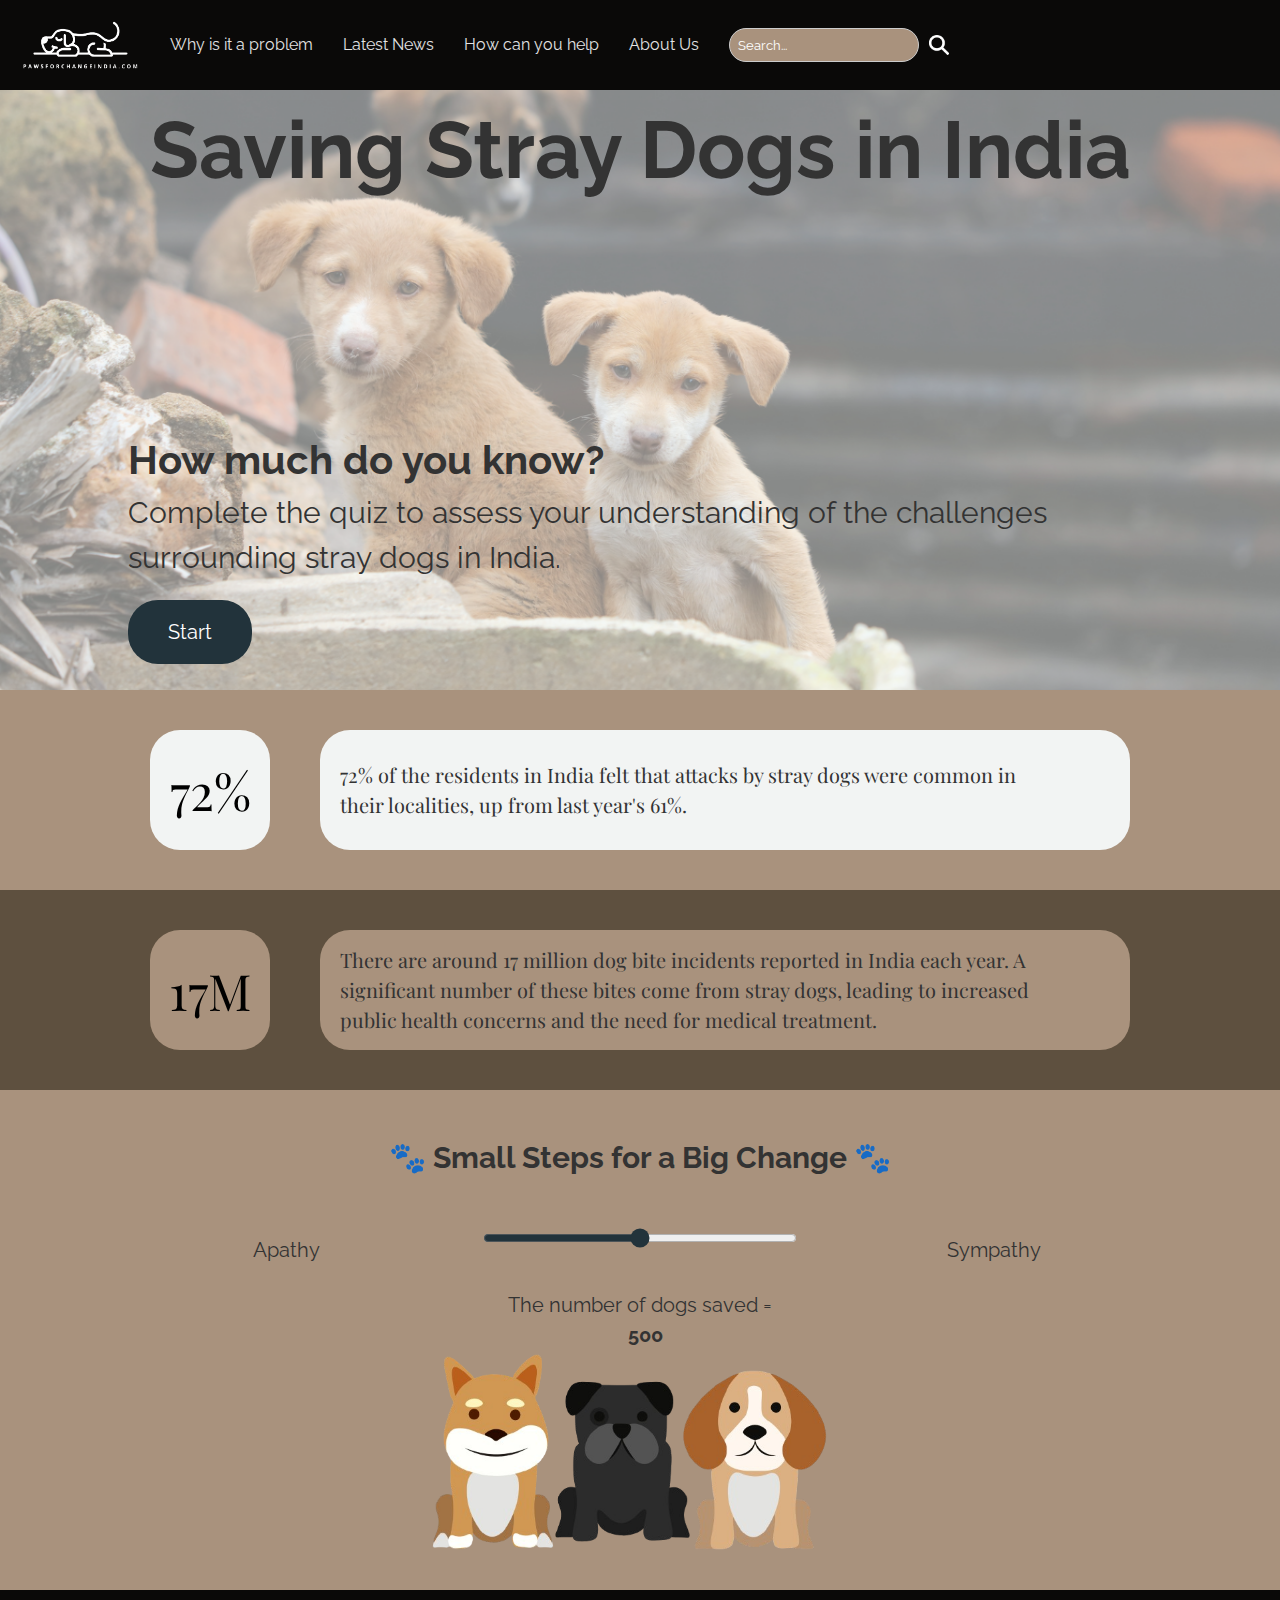
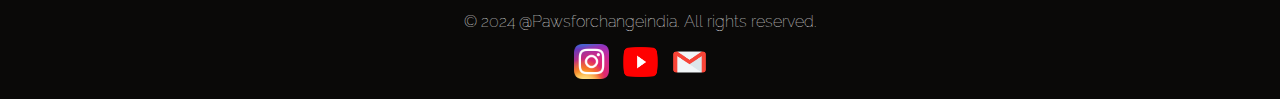
<file: index.html>
<!DOCTYPE html>
<html lang="en">
<head>
    <meta charset="UTF-8">
    <meta name="viewport" content="width=device-width, initial-scale=1.0">
    <meta name="description" content="Learn about the issues surrounding stray dogs in India and how you can help.">
    <title>Saving Stray Dogs in India</title>

    <link rel="preconnect" href="https://fonts.googleapis.com">
    <link rel="preconnect" href="https://fonts.gstatic.com" crossorigin>
    <link href="https://fonts.googleapis.com/css2?family=Playfair+Display:ital,wght@0,400..900;1,400..900&family=Raleway:ital,wght@0,100..900;1,100..900&display=swap" rel="stylesheet">
    <link rel="stylesheet" href="styles.css">
</head>
<body>

    <header>
        <nav>
            <ul>
                <li><a href="index.html"><img src="image/logo.png" alt="Paws for Change Logo" height="50" width="120"></a></li>
                <li><a href="problem.html">Why is it a problem</a></li>
                <li><a href="news.html">Latest News</a></li>
                <li><a href="help.html">How can you help</a></li>
                <li><a href="aboutus.html">About Us</a></li>
                <li id="searchFormContainer">
                    <form id="searchForm" action="#" method="GET">
                        <input type="text" id="searchInput" name="search" placeholder="Search...">
                        <button type="submit" class="icon-button">
                            <img src="image/search.png" alt="Search Icon" width="20" height="20">
                        </button>
                    </form>
                </li>
            </ul>
        </nav>
    </header>

    <main>
        <div class="quiz">
            <div id="underline">
                <h1 class="hover-underline-animation">Saving Stray Dogs in India</h1>
            </div>
            <h2>How much do you know?</h2>
            <p>Complete the quiz to assess your understanding of the challenges surrounding stray dogs in India.</p>
            <a href="https://take.quiz-maker.com/Q656VHA5Q" target="_blank">
                <button type="button" class="myButton">Start</button>
            </a>
        </div>
        <div id="secondpart1" class="parallel">
            <div id="data11">
                <button>72%</button>
            </div>
            <div id="data12">
                <p>72% of the residents in India felt that attacks by stray dogs were common in their localities, up from last year's 61%.</p>
            </div>
        </div>
        <div id="secondpart2" class="parallel">
            <div id="data21">
                <button>17M</button>
            </div>
            <div id="data22">
                <p>There are around 17 million dog bite incidents reported in India each year. A significant number of these bites come from stray dogs, leading to increased public health concerns and the need for medical treatment.</p>
            </div>
        </div>
        <div id="thirdpart">
            <p class="center-text">🐾  Small Steps for a Big Change  🐾</p>
            <div id="change" class="parallel">
                <p id="p1">Apathy</p>
                <input type="range" id="slider" min="0" max="1000" value="500">
                <p id="p2">Sympathy</p>
            </div>
            <div id="thirdtext" class="parallel">
                <p>The number of dogs saved = <span id="sliderValue">50</span></p>
            </div>            
            <div id="canva"><img src="image/index/canva.png"></div>
        </div>
    </main>
    
    <footer>
        <h3>&copy; 2024 @Pawsforchangeindia. All rights reserved.</h3>
        <div>
            <ul>
                <li><a href="https://www.instagram.com/accounts/login/" target="_blank"><img src="image/insta.png" alt="Instagram" width="35" height="35"></a></li>
                <li><a href="https://www.youtube.com/" target="_blank"><img src="image/youtube.png" alt="YouTube" width="35" height="30"></a></li>
                <li><a href="https://mail.google.com/mail/u/0/" target="_blank"><img src="image/email.webp" alt="Email" width="35" height="30"></a></li>
            </ul>
        </div>
    </footer>

    <script src="script.js"></script>
</body>
</html>
</file>
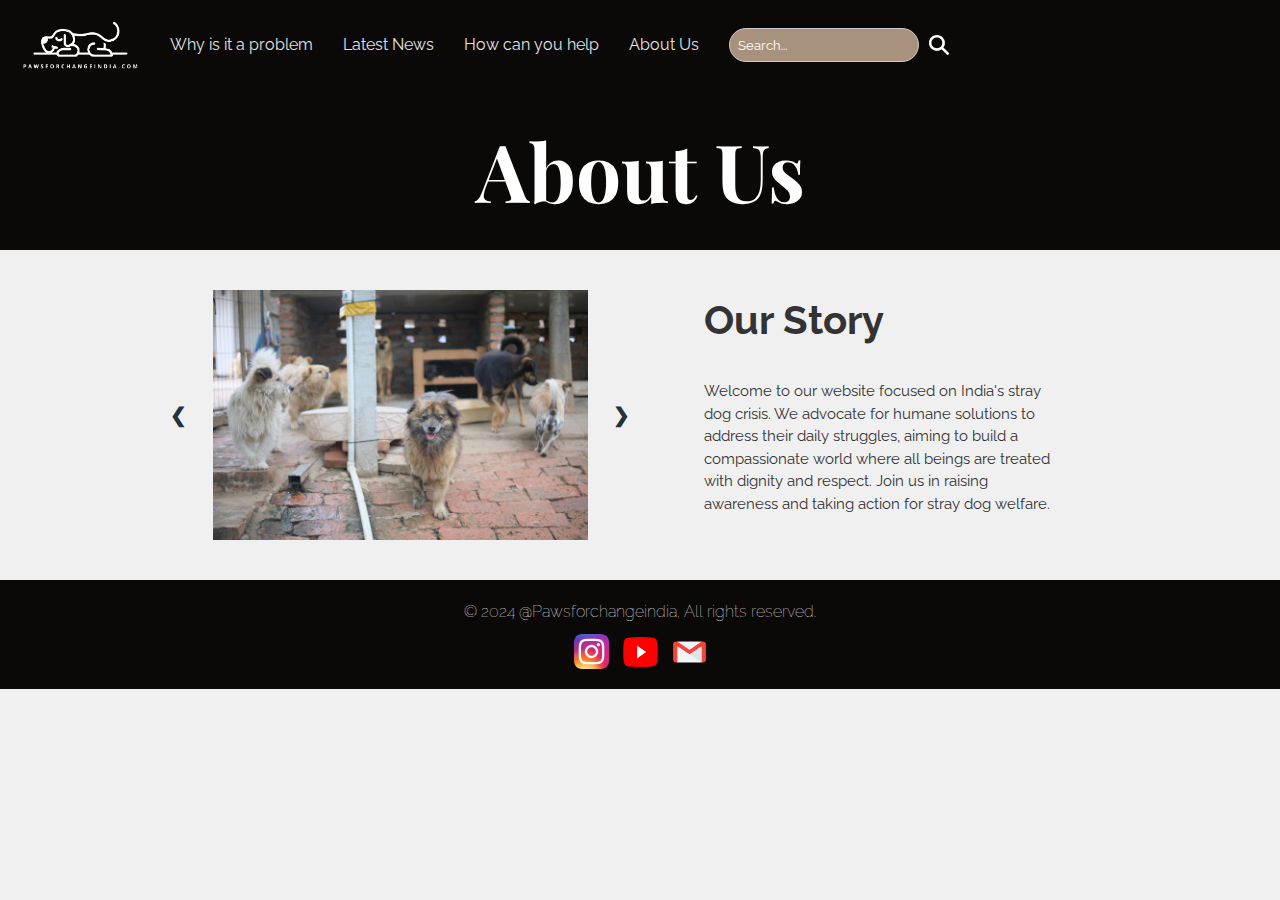
<file: aboutus.html>
<!DOCTYPE html>
<html lang="en">
<head>
    <meta charset="UTF-8">
    <meta name="viewport" content="width=device-width, initial-scale=1.0">
    <title>My Website</title>
    
    <link rel="preconnect" href="https://fonts.googleapis.com">
    <link rel="preconnect" href="https://fonts.gstatic.com" crossorigin>
    <link href="https://fonts.googleapis.com/css2?family=Playfair+Display:ital,wght@0,400..900;1,400..900&family=Raleway:ital,wght@0,100..900;1,100..900&display=swap" rel="stylesheet">
    
    <link rel="stylesheet" href="styles.css">
    
    <style>
  
    .container {
      display: flex;
      justify-content: space-between;
      margin: 20px auto;
      padding: 0 20px;
      max-width: 1000px;
      position: relative;
    }
  
    .about-paragraph {
      flex: 1;
      padding: 20px;
      box-sizing: border-box;
    }
    
    .about-paragraph p {
      margin: 0;
      margin-top: 30px;
      font-size: 15px;
    }
    
    .slideshow-container {
      position: relative;
      margin-top: 20px;
      overflow: hidden;
      width: 50%;
      margin-bottom: 20px;
      margin-top: 20px;
    }
    
    .mySlides {
      display: none;
      width: 100%;
      height: 250px;
    }
    
    .slideshow-container img {
      width: 100%;
      height: 100%;
      object-fit: contain;
    }
  
    .prev, .next {
      cursor: pointer;
      position: absolute;
      top: 50%;
      padding: 10px;
      color: #22333b;
      font-weight: bold;
      font-size: 20px;
      transition: 0.6s ease;
      border-radius: 3px;
    }
    
    .prev {
      left: 0;
      transform: translateY(-50%);
    }
    
    .next {
      right: 0;
      transform: translateY(-50%);
    }
    
    .prev:hover, .next:hover {
      color: #a9927d;
    }

    </style>
</head>
<body>

  <header>
    <nav>
        <ul>
            <li><a href="index.html"><img src="image/logo.png" alt="Paws for Change Logo" height="50" width="120"></a></li>
            <li><a href="problem.html">Why is it a problem</a></li>
            <li><a href="news.html">Latest News</a></li>
            <li><a href="help.html">How can you help</a></li>
            <li><a href="aboutus.html">About Us</a></li>
            <li id="searchFormContainer">
                <form id="searchForm" action="#" method="GET">
                    <input type="text" id="searchInput" name="search" placeholder="Search...">
                    <button type="submit" class="icon-button">
                        <img src="image/search.png" alt="Search Icon" width="20" height="20">
                    </button>
                </form>
            </li>
        </ul>
    </nav>
</header>

<main>
    <header>
        <h1>About Us</h1>
    </header>
    <div class="container">
        <div class="slideshow-container">
            <div class="mySlides fade">
                <img src="image/aboutus/help1.png" alt="">
            </div>
            <div class="mySlides fade">
                <img src="image/aboutus/help2.png" alt="">
            </div>
            <div class="mySlides fade">
                <img src="image/aboutus/help3.png" alt="">
            </div>
            <a class="prev" onclick="plusSlides(-1)">&#10094;</a>
            <a class="next" onclick="plusSlides(1)">&#10095;</a>
        </div>
        <br>
        <div style="text-align:center">
            <span class="dot" onclick="currentSlide(1)"></span>
            <span class="dot" onclick="currentSlide(2)"></span>
            <span class="dot" onclick="currentSlide(3)"></span>
        </div>
        <div class="about-paragraph">
            <h2>Our Story</h2>
            <p>Welcome to our website focused on India's stray dog crisis. We advocate for humane solutions to address their daily struggles, aiming to build a compassionate world where all beings are treated with dignity and respect. Join us in raising awareness and taking action for stray dog welfare.</p>
        </div>
      </div>
</main>
<script>
  let slideIndex = 1;
  showSlides(slideIndex);

  function plusSlides(n) {
    showSlides(slideIndex += n);
  }

  function currentSlide(n) {
    showSlides(slideIndex = n);
  }

  function showSlides(n) {
    let i;
    let slides = document.getElementsByClassName("mySlides");
    let dots = document.getElementsByClassName("dot");
    if (n > slides.length) {slideIndex = 1}
    if (n < 1) {slideIndex = slides.length}
    for (i = 0; i < slides.length; i++) {
      slides[i].style.display = "none";
    }
    for (i = 0; i < dots.length; i++) {
      dots[i].className = dots[i].className.replace(" active", "");
    }
    slides[slideIndex-1].style.display = "block";
    dots[slideIndex-1].className += " active";
  }
</script>

<footer>
  <h3>&copy; 2024 @Pawsforchangeindia. All rights reserved.</h3>
  <div>
      <ul>
          <li><a href="https://www.instagram.com/accounts/login/" target="_blank"><img src="image/insta.png" alt="Instagram" width="35" height="35"></a></li>
          <li><a href="https://www.youtube.com/" target="_blank"><img src="image/youtube.png" alt="YouTube" width="35" height="30"></a></li>
          <li><a href="https://mail.google.com/mail/u/0/" target="_blank"><img src="image/email.webp" alt="Email" width="35" height="30"></a></li>
      </ul>
  </div>
</footer>
</body>
</html>
</file>
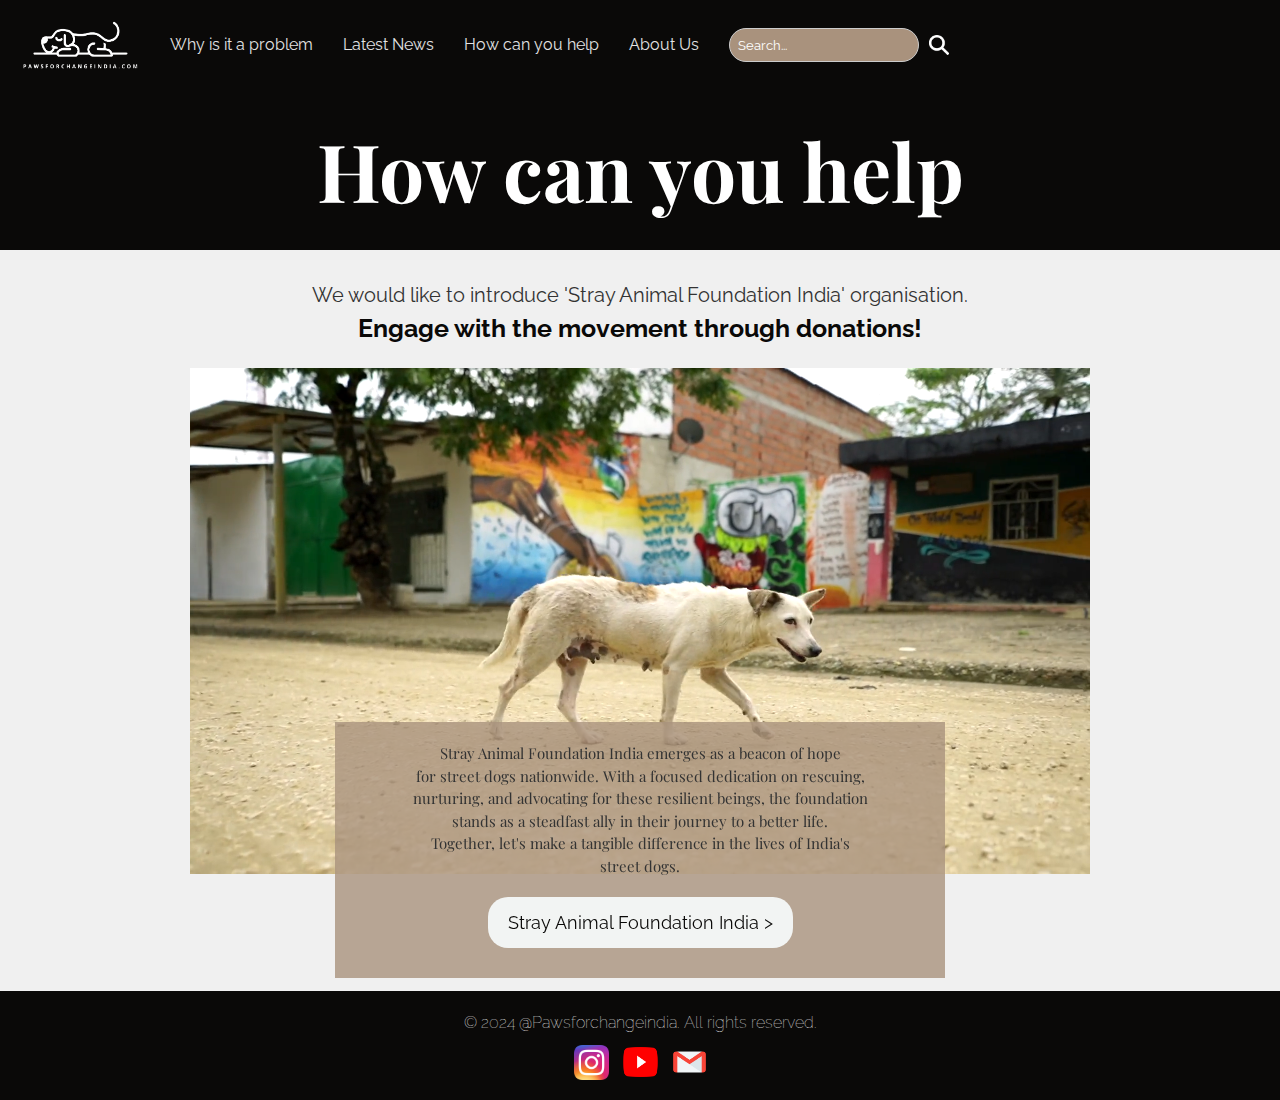
<file: help.html>
<!DOCTYPE html>
<html lang="en">
<head>
    <meta charset="UTF-8">
    <meta name="viewport" content="width=device-width, initial-scale=1.0">
    <link rel="preconnect" href="https://fonts.googleapis.com">
    <link rel="preconnect" href="https://fonts.gstatic.com" crossorigin>
    <link href="https://fonts.googleapis.com/css2?family=Playfair+Display:ital,wght@0,400..900;1,400..900&family=Raleway:ital,wght@0,100..900;1,100..900&display=swap" rel="stylesheet">

    <style>
* {
  box-sizing: border-box;
  margin: 0;
  padding: 0;
}

body {
  background-color: #f8f9fa; 
}

#help {
  display: flex;
  flex-direction: column;
  align-items: center;
  text-align: center;
  position: relative;
  margin:30px;
}

video {
  width: 900px;
  height: 506px;
  z-index: 1;
  margin-top:20px;
  margin-bottom: 80px;
}

#help button {
  margin-top: 20px;
  margin-bottom: 10px;
  font-size: 18px;
  border-radius: 20px;
  border: none;
  cursor: pointer;
  padding: 15px 20px;
  background-color: #f2f4f3;
  transition-duration: 0.4s;
}

#help button:hover {
  opacity: 0.7;
}

#help p {
  font-size:20px;
}

#help h5 {
  font-size:25px;
}

#explanation p {
  font-size: 15px;
  line-height: 1.5;
  font-family: 'Playfair Display', serif;
}

a {
  text-decoration: none;
  color: #0a0908;
}

#help h5:hover {
  color:#535353;
}

#explanation {
  background-color: rgba(169, 146, 125, 0.8);
  align-items: center;
  padding: 20px;
  position: absolute; 
  top: 65%; 
  z-index: 2;
  width: 50%;
  text-align: center;
}

    </style>
    <title>My Website</title>
    <link rel="stylesheet" href="styles.css">
</head>
<body>
  <header>
    <nav>
        <ul>
            <li><a href="index.html"><img src="image/logo.png" alt="Paws for Change Logo" height="50" width="120"></a></li>
            <li><a href="problem.html">Why is it a problem</a></li>
            <li><a href="news.html">Latest News</a></li>
            <li><a href="help.html">How can you help</a></li>
            <li><a href="aboutus.html">About Us</a></li>
            <li id="searchFormContainer">
                <form id="searchForm" action="#" method="GET">
                    <input type="text" id="searchInput" name="search" placeholder="Search...">
                    <button type="submit" class="icon-button">
                        <img src="image/search.png" alt="Search Icon" width="20" height="20">
                    </button>
                </form>
            </li>
        </ul>
    </nav>
</header>

    <main>
        <header>
            <h1>How can you help</h1>
        </header>
        <div id="help" class="help">
          <p>We would like to introduce 'Stray Animal Foundation India' organisation.</p>
          <a href="https://strayanimalfoundationindia.org/" target="_blank">
              <h5>Engage with the movement through donations!</h5>
            </a>
          <div id="video">
            <video autoplay loop muted>
                <source src="image/help/streetvideo.mp4" type="video/mp4">
            </video>
        </div>
            <div id="explanation">
                <p>Stray Animal Foundation India emerges as a beacon of hope</p>
                <p>for street dogs nationwide. With a focused dedication on rescuing,</p>
                <p>nurturing, and advocating for these resilient beings, the foundation stands as a steadfast ally in their journey to a better life.</p>
                <p>Together, let's make a tangible difference in the lives of India's street dogs.</p>
                <button id="donation" type="button">
                    <a href="https://strayanimalfoundationindia.org/" target="_blank">Stray Animal Foundation India ></a>
                </button>
            </div>
        </div>
    </main>

    <footer>
      <h3>&copy; 2024 @Pawsforchangeindia. All rights reserved.</h3>
      <div>
          <ul>
              <li><a href="https://www.instagram.com/accounts/login/" target="_blank"><img src="image/insta.png" alt="Instagram" width="35" height="35"></a></li>
              <li><a href="https://www.youtube.com/" target="_blank"><img src="image/youtube.png" alt="YouTube" width="35" height="30"></a></li>
              <li><a href="https://mail.google.com/mail/u/0/" target="_blank"><img src="image/email.webp" alt="Email" width="35" height="30"></a></li>
          </ul>
      </div>
  </footer>
</body>
</html>
</file>
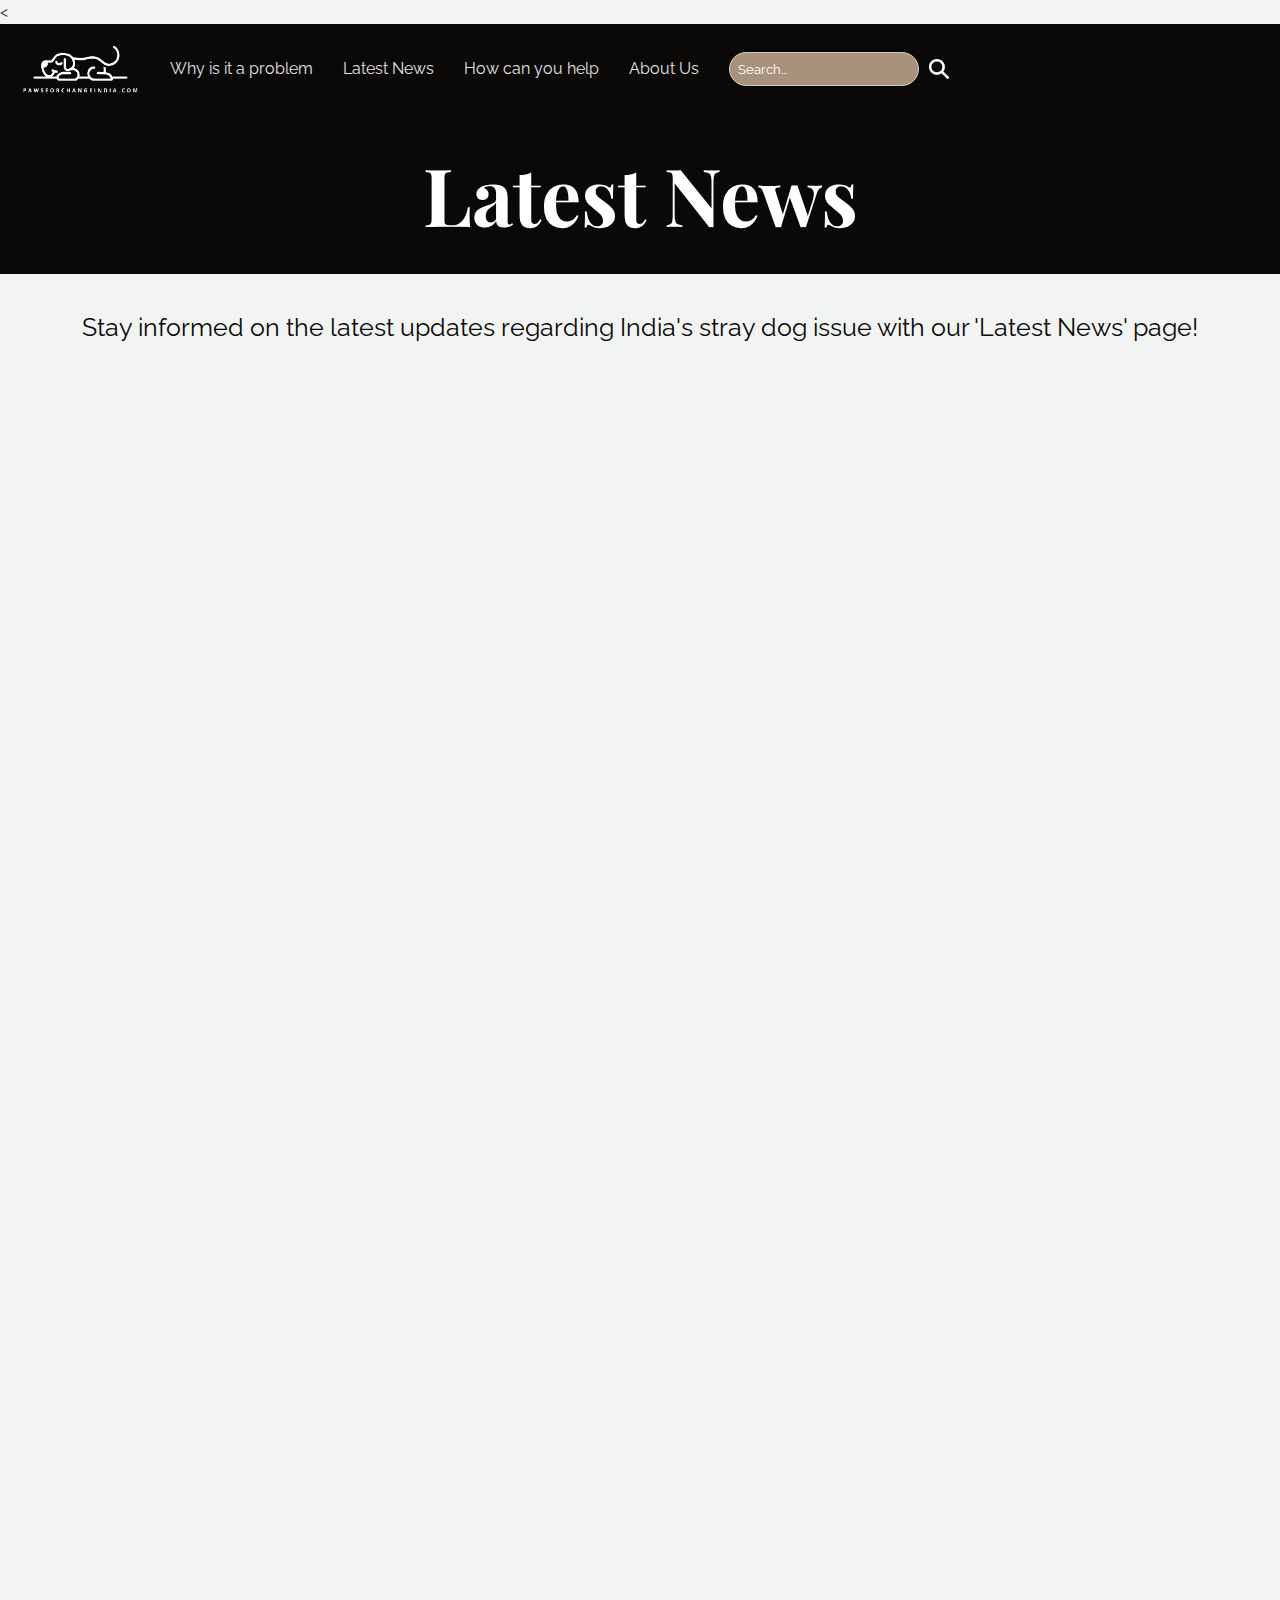
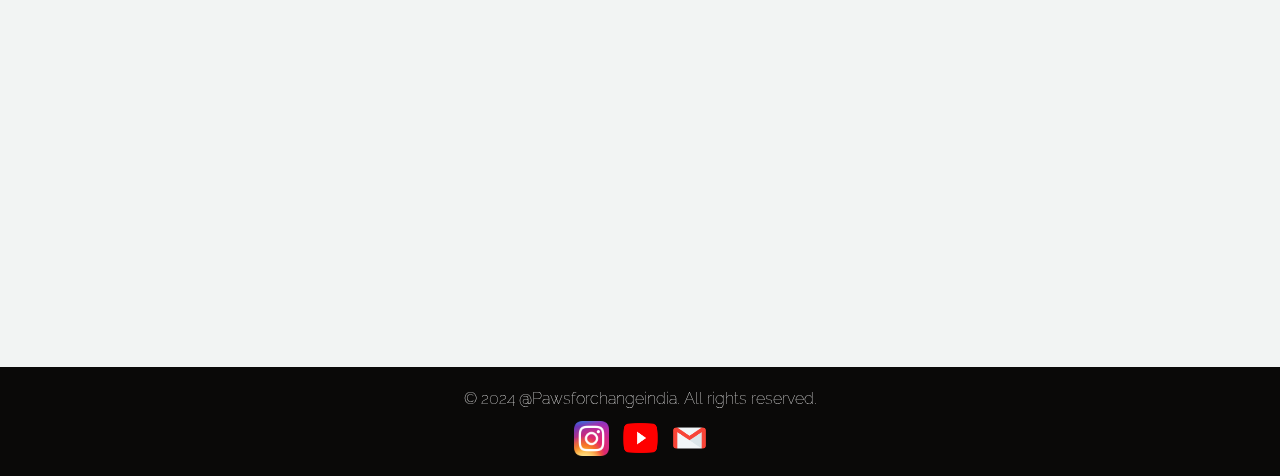
<file: news.html>
<!DOCTYPE html>
<html lang="en">
<head>
    <meta charset="UTF-8">
    <meta name="viewport" content="width=device-width, initial-scale=1.0">
    <title>My Website</title>

    <link rel="preconnect" href="https://fonts.googleapis.com">
    <link rel="preconnect" href="https://fonts.gstatic.com" crossorigin>
    <link href="https://fonts.googleapis.com/css2?family=Playfair+Display:ital,wght@0,400..900;1,400..900&family=Raleway:ital,wght@0,100..900;1,100..900&display=swap" rel="stylesheet">
    
    
    <link rel="stylesheet" href="styles.css">

<style>
    body {
    background-color: #f2f4f3;
}

main p {
    font-size: 25px;
    margin-top:35px;
    color: #0a0908;
    text-align: center;
    padding: 0 50px;
}

#news {
    display: flex;
    margin: 50px;
    align-items: center;
}

#left,
#right {
    flex: 1;
    margin: 10px;
    height:1500px;
}

.flex-item {
    display: flex;
    flex-direction: column;
}

.article {
    flex: 1;
    margin-bottom: 20px;
}

iframe {
  margin-bottom: 30px;  
}

</style>
</head>
<body>

    <<header>
        <nav>
            <ul>
                <li><a href="index.html"><img src="image/logo.png" alt="Paws for Change Logo" height="50" width="120"></a></li>
                <li><a href="problem.html">Why is it a problem</a></li>
                <li><a href="news.html">Latest News</a></li>
                <li><a href="help.html">How can you help</a></li>
                <li><a href="aboutus.html">About Us</a></li>
                <li id="searchFormContainer">
                    <form id="searchForm" action="#" method="GET">
                        <input type="text" id="searchInput" name="search" placeholder="Search...">
                        <button type="submit" class="icon-button">
                            <img src="image/search.png" alt="Search Icon" width="20" height="20">
                        </button>
                    </form>
                </li>
            </ul>
        </nav>
    </header>

    <main>
        <header>
            <h1>Latest News</h1>
        </header>
        <p>Stay informed on the latest updates regarding India's stray dog issue with our 'Latest News' page!</p>
        <div id="news" class="flex-container">
            <div id="left" class="flex-item">
                <iframe height="100%" src="https://www.cbsnews.com/news/3-crocodiles-could-have-easily-devoured-a-stray-dog-in-their-river-they-pushed-it-to-safety-instead/" width="100%" height="600" frameborder="0" scrolling="auto"></iframe>
            </div>
            <div id="right" class="flex-item">
                <iframe id="youtubevideo" width="700" height="400" src="https://www.youtube.com/embed/aFrx1EwP2uE?si=w1Ko4X0_rPA92NC2" title="YouTube video player" frameborder="0" allow="accelerometer; autoplay; clipboard-write; encrypted-media; gyroscope; picture-in-picture; web-share" referrerpolicy="strict-origin-when-cross-origin" allowfullscreen></iframe>
                <iframe height="600px" src="https://www.nbcnews.com/news/world/new-delhi-g20-india-world-leaders-bulldozing-homes-dogs-monkeys-rcna103706" width="100%" height="600" frameborder="0" scrolling="auto"></iframe>
                <iframe height="600px" src="https://www.cbsnews.com/news/india-feral-dogs-kill-children-in-attacks-around-sitapur/" width="100%" height="600" frameborder="0" scrolling="auto"></iframe>
            </div>
        </div>
    </main>
    
    
    <footer>
        <h3>&copy; 2024 @Pawsforchangeindia. All rights reserved.</h3>
        <div>
            <ul>
                <li><a href="https://www.instagram.com/accounts/login/" target="_blank"><img src="image/insta.png" alt="Instagram" width="35" height="35"></a></li>
                <li><a href="https://www.youtube.com/" target="_blank"><img src="image/youtube.png" alt="YouTube" width="35" height="30"></a></li>
                <li><a href="https://mail.google.com/mail/u/0/" target="_blank"><img src="image/email.webp" alt="Email" width="35" height="30"></a></li>
            </ul>
        </div>
    </footer>

</body>
</html>
</file>
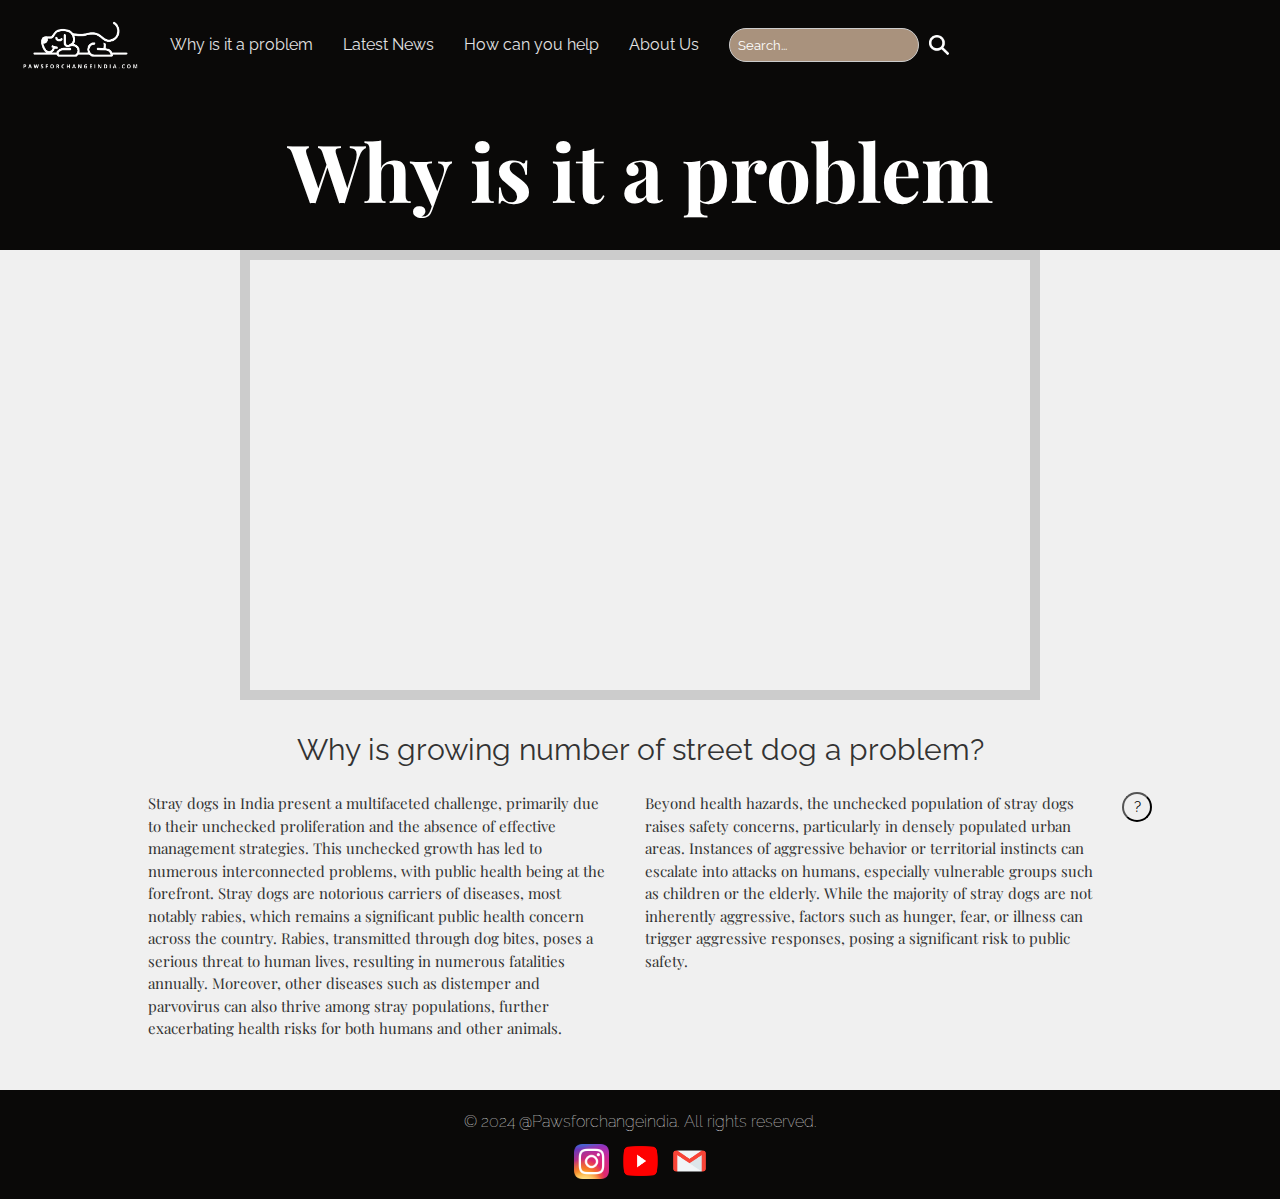
<file: problem.html>
<!DOCTYPE html>
<html lang="en">
<head>
    <meta charset="UTF-8">
    <meta name="viewport" content="width=device-width, initial-scale=1.0">
    <title>My Website</title>
    <link rel="preconnect" href="https://fonts.googleapis.com">
    <link rel="preconnect" href="https://fonts.gstatic.com" crossorigin>
    <link href="https://fonts.googleapis.com/css2?family=Playfair+Display:ital,wght@0,400..900;1,400..900&family=Raleway:ital,wght@0,100..900;1,100..900&display=swap" rel="stylesheet">
    <link rel="stylesheet" href="styles.css">
    <style>
        body {
            font-family: 'Raleway';
        }

        main p {
            text-align: center;
            margin-top: 20px;
        }

        .video-container {
            position: relative;
            width: 100%;
            max-width: 800px; 
            margin: 0 auto;
        }

        .video-container iframe {
            width: 800px; 
            height: 450px;
            border: 10px solid #ccc;
        }

        .explanation {
            display: flex;
            flex-wrap: wrap;
            margin-left: 10%;
            margin-right: 10%;
            margin-top: 20px;
            margin-bottom: 50px;
        }
        
        .column {
            flex: 1;
            padding: 0 20px;
        }

        h6 {
            font-size: 15px;
            font-weight: lighter;
            font-family: "Playfair Display", serif;
            font-style: light;
        }

        #myBtn {
            border-radius: 20px;
            height:30px;
            width:30px;
            cursor: pointer;
            font-size:15px;
        }

        #myBtn:hover {
            box-shadow: 0 12px 16px 0 rgba(0,0,0,0.2), 0 17px 50px 0 rgba(0,0,0,0.2);
        }

        .modal {
            display: none;
            position: fixed;
            z-index: 1;
            left: 0;
            top: 0;
            width: 100%;
            height: 100%;
            overflow: auto;
            background-color: rgba(0, 0, 0, 0.6);
        }

        .modal-content {
            background-color: #fefefe;
            margin: 15% auto;
            padding: 20px;
            border: 1px solid #888;
            width: 80%;
            max-width: 500px;
            border-radius: 10px;
            text-align: center;
        }

        .modal-content h2{
            font-size:20px;
            margin-bottom: 5px;
        }

        .modal-content p {
            font-size:15px
        }


        .close {
            color: #aaa;
            float: right;
            font-size: 28px;
            font-weight: bold;
            padding-right: 10px;
        }

        .close:hover,
        .close:focus {
            color: black;
            text-decoration: none;
            cursor: pointer;
        }
    </style>
</head>
<body>

    <header>
        <nav>
            <ul>
                <li><a href="index.html"><img src="image/logo.png" alt="Paws for Change Logo" height="50" width="120"></a></li>
                <li><a href="problem.html">Why is it a problem</a></li>
                <li><a href="news.html">Latest News</a></li>
                <li><a href="help.html">How can you help</a></li>
                <li><a href="aboutus.html">About Us</a></li>
                <li id="searchFormContainer">
                    <form id="searchForm" action="#" method="GET">
                        <input type="text" id="searchInput" name="search" placeholder="Search...">
                        <button type="submit" class="icon-button">
                            <img src="image/search.png" alt="Search Icon" width="20" height="20">
                        </button>
                    </form>
                </li>
            </ul>
        </nav>
    </header>
    <main>
        <header>
            <h1>Why is it a problem</h1>
        </header>
        <div class="video-container">
            <iframe src="https://www.youtube.com/embed/JkPFsSSLgGU?si=aDEKKGMQIsmBj9Um" title="YouTube video player" frameborder="0" allow="accelerometer; autoplay; clipboard-write; encrypted-media; gyroscope; picture-in-picture; web-share" referrerpolicy="strict-origin-when-cross-origin" allowfullscreen></iframe>
        </div>
        <p>Why is growing number of street dog a problem?</p>
        <div class="explanation">
            <div class="column">
                <h6>
                    Stray dogs in India present a multifaceted challenge, primarily due to their unchecked proliferation and the absence of effective management strategies. This unchecked growth has led to numerous interconnected problems, with public health being at the forefront. Stray dogs are notorious carriers of diseases, most notably rabies, which remains a significant public health concern across the country. Rabies, transmitted through dog bites, poses a serious threat to human lives, resulting in numerous fatalities annually. Moreover, other diseases such as distemper and parvovirus can also thrive among stray populations, further exacerbating health risks for both humans and other animals.
                </h6>
            </div>
            <div class="column">
                <h6>
                    Beyond health hazards, the unchecked population of stray dogs raises safety concerns, particularly in densely populated urban areas. Instances of aggressive behavior or territorial instincts can escalate into attacks on humans, especially vulnerable groups such as children or the elderly. While the majority of stray dogs are not inherently aggressive, factors such as hunger, fear, or illness can trigger aggressive responses, posing a significant risk to public safety.
                </h6>
            </div>
            <button id="myBtn">?</button>
        </div>
    </main>

    <div id="myModal" class="modal">

        <div class="modal-content">
            <span class="close">&times;</span>
            <h2>learn more about: Rabies</h2>
            <p>Rabies, a deadly viral disease transmitted through the bites of infected animals, is particularly concerning in regions with high populations of stray dogs. Stray dogs, often unvaccinated and free-roaming, significantly increase the risk of rabies transmission to humans and other animals. Effective management and vaccination of stray dogs are crucial to controlling the spread of rabies and protecting public health.</p>
        </div>

    </div>

    <footer>
        <h3>&copy; 2024 @Pawsforchangeindia. All rights reserved.</h3>
        <div>
            <ul>
                <li><a href="https://www.instagram.com/accounts/login/" target="_blank"><img src="image/insta.png" alt="Instagram" width="35" height="35"></a></li>
                <li><a href="https://www.youtube.com/" target="_blank"><img src="image/youtube.png" alt="YouTube" width="35" height="30"></a></li>
                <li><a href="https://mail.google.com/mail/u/0/" target="_blank"><img src="image/email.webp" alt="Email" width="35" height="30"></a></li>
            </ul>
        </div>
    </footer>

    <script>
        var modal = document.getElementById("myModal");

        var btn = document.getElementById("myBtn");

        var span = document.getElementsByClassName("close")[0];

        btn.onclick = function() {
            modal.style.display = "block";
        }

        span.onclick = function() {
            modal.style.display = "none";
        }

        window.onclick = function(event) {
            if (event.target == modal) {
                modal.style.display = "none";
            }
        }
    </script>
</body>
</html>
</file>
<file: styles.css>
:root {
    --primary-font: 'Raleway', sans-serif;
    --secondary-font: 'Playfair Display', serif;
    --primary-color: #0a0908;
    --secondary-color: #a9927d;
    --tertiary-color: #5e503f;
    --light-color: #f2f4f3;
    --text-color: #333;
    --hover-color: #e3e3e3;
}

* {
    margin: 0;
    padding: 0;
    box-sizing: border-box;
    font-family: var(--primary-font);
}

body {
    height: 100%;
    width: 100%;
    line-height: 1.5;
    background-color: #f0f0f0;
    color: var(--text-color);
}

header {
    background-color: var(--primary-color);
    color: #fff;
    padding: 20px;
}

header h1 {
    margin: 0;
    font-family: var(--secondary-font);
}

nav {
    height: 50px;
}

nav ul {
    list-style-type: none;
    display: flex;
    align-items: center;
}

nav ul li {
    margin-right: 30px;
}

nav ul li a {
    color: var(--hover-color);
    text-decoration: none;
}

nav ul li a:hover {
    color: #fff;
}

h1 {
    font-size: 5rem;
    text-align: center;
    margin-bottom: 13.75rem;
}

#underline {
    text-align: center;
}

.hover-underline-animation {
    display: inline-block;
    position: relative;
    font-size: 5rem;
    margin-bottom: 13.75rem;
}

.hover-underline-animation::after {
    content: '';
    position: absolute;
    width: 100%;
    transform: scaleX(0);
    height: 4px;
    bottom: 0;
    left: 0;
    background-color: var(--primary-color);
    transform-origin: bottom right;
    transition: transform 0.5s ease-out;
}

.hover-underline-animation:hover::after {
    transform: scaleX(1);
    transform-origin: bottom left;
}

h2 {
    font-size: 2.5rem;
    padding-left: 10%;
}

p {
    font-size: 1.875rem;
    padding: 0 10%;
}

.quiz {
    width: 100vw;
    height: 600px;
    background-image: url(image/index/dogs.png);
    background-size: cover;
    background-position: center;
    background-repeat: no-repeat;
}

h3 {
    font-size: 0.625rem;
    font-weight: lighter;
}

#searchForm {
    display: flex;
    align-items: center;
}

#searchInput {
    padding: 0.5rem;
    background-color: var(--secondary-color);
    border: 1px solid #ccc;
    border-radius: 20px;
    color: #fff;
}

#searchInput:focus {
    outline: none;
    border-color: #555;
}

#searchInput::placeholder {
    color: #fff;
}

.icon-button {
    border: none;
    background: none;
    cursor: pointer;
    margin-left: 0.625rem;
}

.myButton {
    background-color: #22333b;
    border: none;
    color: white;
    padding: 1.25rem 2.5rem;
    text-align: center;
    display: inline-block;
    font-size: 1.25rem;
    margin-left: 10%;
    margin-top: 1.25rem;
    cursor: pointer;
    border-radius: 30px;
    transition: 0.6s ease;
}

.myButton:hover {
    background-color: var(--primary-color);
    box-shadow: 0 12px 16px rgba(0, 0, 0, 0.24), 0 17px 50px rgba(0, 0, 0, 0.19);
}

#secondpart1, #secondpart2 {
    height: 200px;
    padding: 0 1.25rem;
    display: flex;
    align-items: center;
}

#secondpart1 {
    background-color: var(--secondary-color);
}

#secondpart2 {
    background-color: var(--tertiary-color);
}

#data11 button, #data21 button {
    border: none;
    background-color: var(--light-color);
    border-radius: 30px;
    margin-left: 8.125rem;
    width: 120px;
    height: 120px;
    text-align: center;
    font-size: 3.125rem;
    font-family: var(--secondary-font);
}

#data12, #data22 {
    background-color: var(--light-color);
    border-radius: 30px;
    flex: 1;
    display: flex;
    align-items: center;
    height: 120px;
    margin: 0 8.125rem 0 3.125rem;
}

#data12 p, #data22 p {
    font-family: var(--secondary-font);
    font-size: 1.25rem;
    padding-left: 1.25rem;
}

#data21 button {
    background-color: var(--secondary-color);
}

#data22 {
    background-color: var(--secondary-color);
}

#thirdpart {
    background-color: var(--secondary-color);
    height: 500px;
    padding: 20px 100px;
    text-align: center;
}

#slider {
    width: 60%;
    display: block;
    margin: 20px auto;
    background-color: #ddd;
    accent-color: #22333b;
}

#slider::-webkit-slider-thumb {
    border: 0.625rem solid;
    border-radius: 50%;
    cursor: pointer;
}

#sliderValue {
    font-size: 20px;
    margin-left: 10px;
    font-weight: bold;
}

#thirdpart p {
    font-size: 30px;
    font-weight: bold;
    padding-top:25px;
}

#thirdtext p {
    display: flex;
    flex-direction: column;
    align-items: center;
    font-size: 20px;
    font-weight: normal;
    margin: 0 auto;
    padding-bottom:0;
}

#p1,
#p2 {
    font-size: 20px !important;
}

.parallel {
    display: flex;
    align-items: center;
}

#change {
    margin-top: 30px;
}

#change p {
    flex: 1;
    margin: 0;
    font-weight: normal;
    font-size: 0 5px;
}

#change input {
    flex: 2;
    margin: 0 10px;
}

#canva {
    text-align: center;
}

#canva img {
    max-height: 200px;
}

footer {
    background-color: var(--primary-color);
    color: #fff;
    padding: 20px;
    text-align: center;
}

footer h3 {
    margin-bottom: 10px;
    font-size: 1rem;
}

ul {
    list-style-type: none;
    padding: 0;
}

ul li {
    display: inline-block;
    margin-right: 0.625rem;
}

ul li:last-child {
    margin-right: 0;
}

ul li a {
    display: inline-block;
}

ul li img {
    vertical-align: middle;
}
</file>
